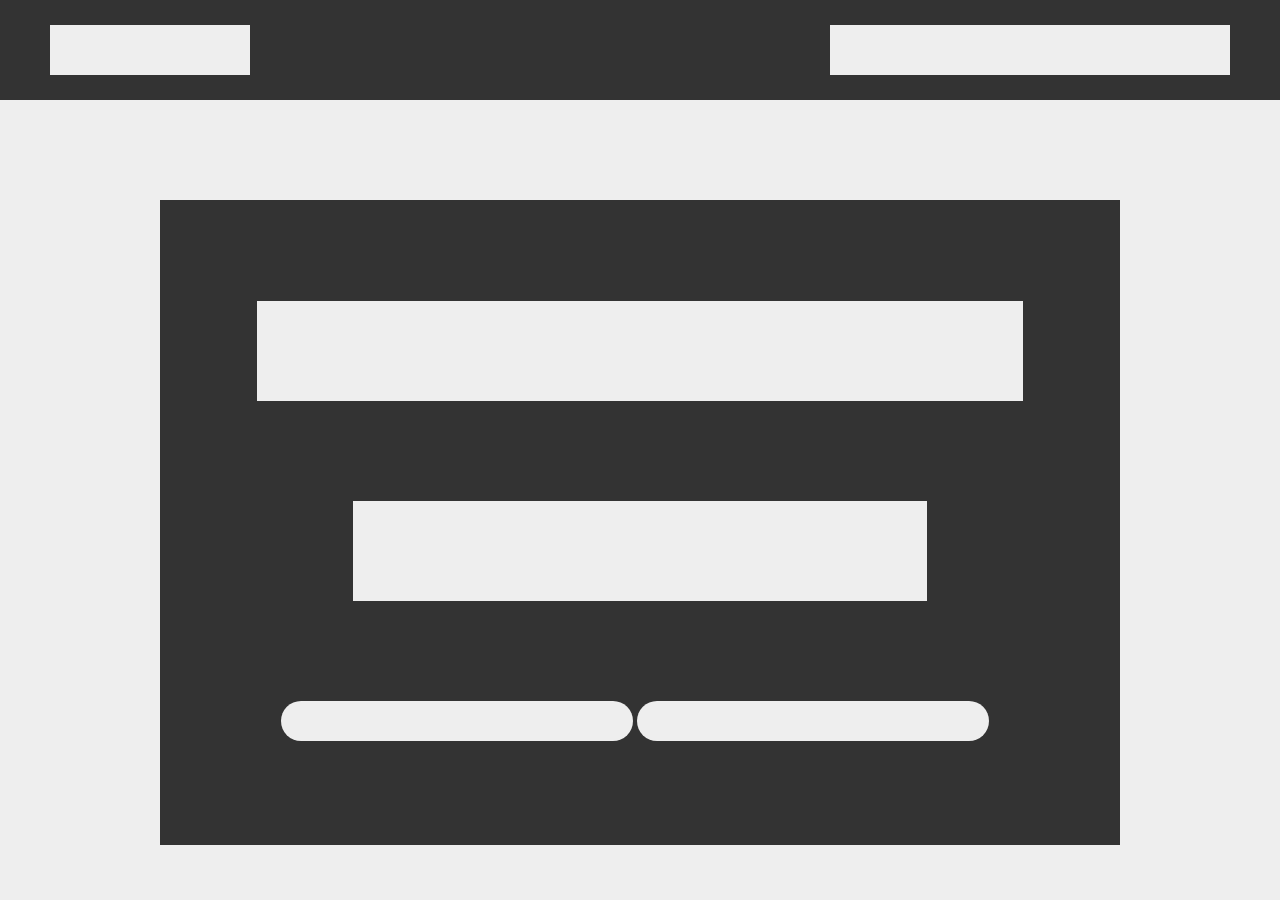
<file: index.html>
<!DOCTYPE html>
<html lang="en">
<head>
    <meta charset="UTF-8">
    <meta name="viewport" content="width=device-width, initial-scale=1.0">
    <meta http-equiv="X-UA-Compatible" content="ie=edge">
    <link rel="stylesheet" href="./reset.css">
    <link rel="stylesheet" href="./styles.css">
    <title>Css HTML Day 1 mini Project</title>
</head>
<body>
    <header>
        <div class = "box1 headerBox"></div>
        <div class = "box2 headerBox"></div>
    </header>
    <main>
        <section>
        <div class="sectionBox1 whiteBox"></div>
        <div class="sectionBox2 whiteBox"></div>
        <div class="sectionBox3">
            <div class="left-box whiteBox pill"></div>
            <div class="right-box whiteBox pill"></div>
        </div>
        </section>
    </main>
</body>
</html>
</file>
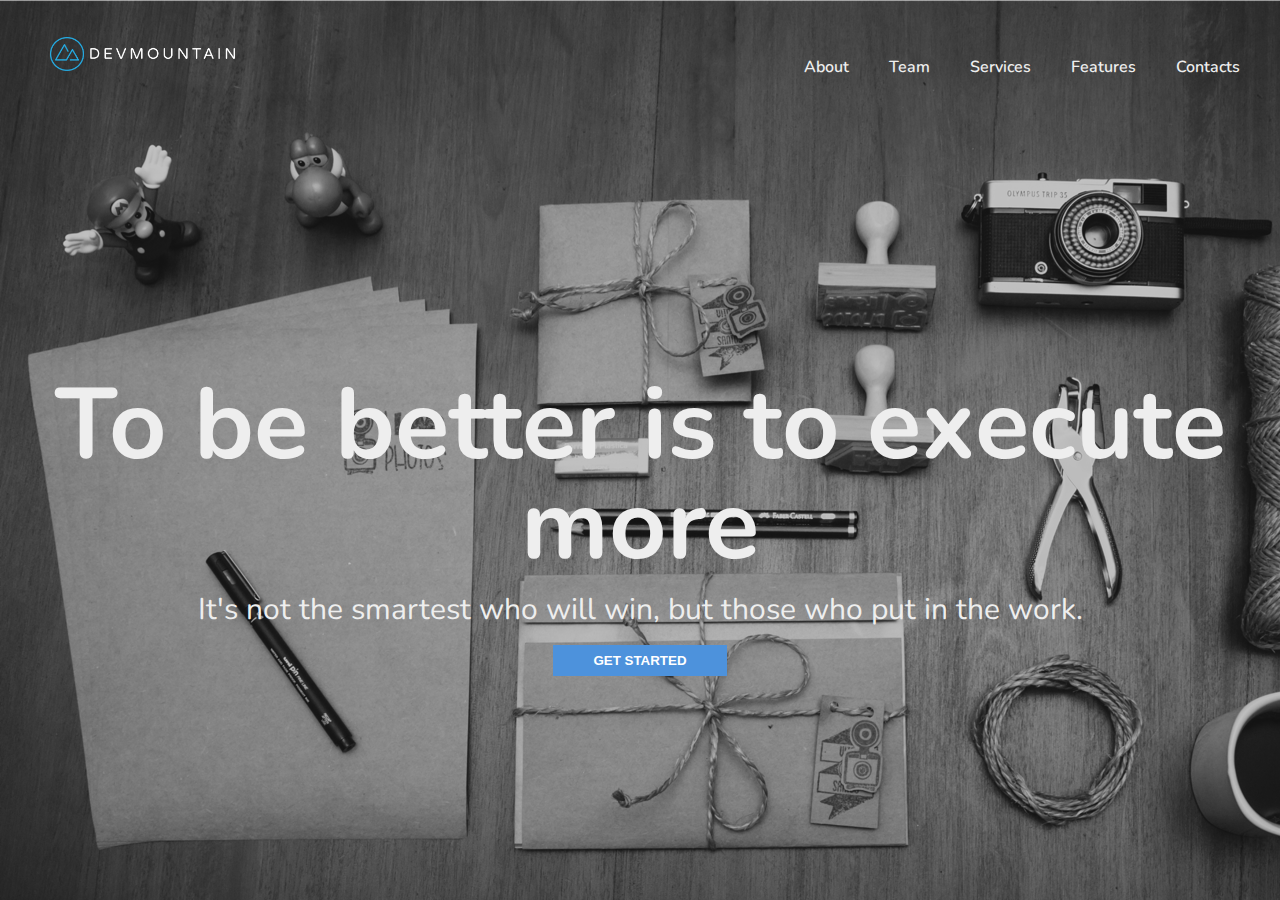
<file: index2.html>
<!DOCTYPE html>
<html lang="en">
<head>
    <meta charset="UTF-8">
    <meta name="viewport" content="width=device-width, initial-scale=1.0">
    <meta http-equiv="X-UA-Compatible" content="ie=edge">
    <title>Dev Mountain</title>
    <link rel="stylesheet" href="./reset.css">
    <link rel="stylesheet" href="./styles2.css">
    <link href="https://fonts.googleapis.com/css?family=Nunito:600" rel="stylesheet"> 

</head>
<body>
    <header>
        <div class = "logo">
            <img src = "./dm_white_logo.png">
        </div>
            <ul>
                <li>Contacts</li>
                <li>Features</li>
                <li>Services</li>
                <li>Team</li>
                <li>About</li>
            </ul>

    </header>

    <!-- <main>
        <section>
            <div class = "content">
                <h1>To be better is to execute more</h1>
                <h4>It's not the smartest who will win, but those who put in the work.</h4>
            </div>

            <div class = "btn"></div>
        </section>
    </main> -->

    <main>
        <section>
                <div class = "content">
                        <h1>To be better is to execute more</h1>
                        <h4>It's not the smartest who will win, but those who put in the work.</h4>
                    </div>
                <div class = "btnDiv">
                    <input type="button" class="btn" value="GET STARTED">
                </div>
        </section>
    </main>
</body>
</html>
</file>
<file: styles.css>
body{
    background:#eee;
}

header{
    height:100px;
    width:100%;
    background:#333
}
.headerBox{
    background: #eee;
    height:50px;
    margin-top:25px;
}
.box1{
    width:200px;
    margin-left:50px;
    float:left;
    /* border:1px red solid; */
}

.box2{
    width:400px;
    margin-right:50px;
    float:right;
    /* border:1px red solid; */
}

main{
    background:#eee;
}

section{
    background:#333;
    width: 75%;
    border:1px #333 solid;
    margin:100px auto 0;
}

.whiteBox{
    background: #eee;
    margin:100px auto 0;
}
.sectionBox1{
    width:80%;
    height:100px;
}

.sectionBox2{
    width:60%;
    height:100px;
}

.sectionBox3{
    width:75%;
    margin:0 auto 100px;
}

.pill{
    height:40px;
    display:inline-block;
    width:49%;
    border-radius: 100px;
}
</file>
<file: styles2.css>
body{
    font-family: 'Nunito',sans-serif;
    background-image:url("./background.png");
    color:#eee;
}

header{
    margin-top:60px;
}

.logo{
    float:left;
    margin-top:-23px;
    margin-left:50px;
}

.logo img{
    height:15%;
    width:15%;
}

li{
    font-weight: 590;
    float:right;
    margin-top:-15px;
    margin-right:40px;
}

/* li:-child{
    float:right;
    margin-right:100px;
} */

main{
    margin-top:300px;
    display:inline-block;
    /* background:white; */
    width:100%;
    height:400px;
}

.content{
    text-align: center;
}

h1{
    font-size:100px;
    font-kerning: auto;
    font-weight: bolder;
    margin-bottom:20px;
}

h4{
    font-size:30px;
}

.btnDiv{
    margin-top:20px;
    text-align:center;
}
.btn{
    text-align:center;
    background: #4d92dc;
    color:white;
    font-weight: 600;
    border:none;
    padding:8px 40px;
    
}
</file>
